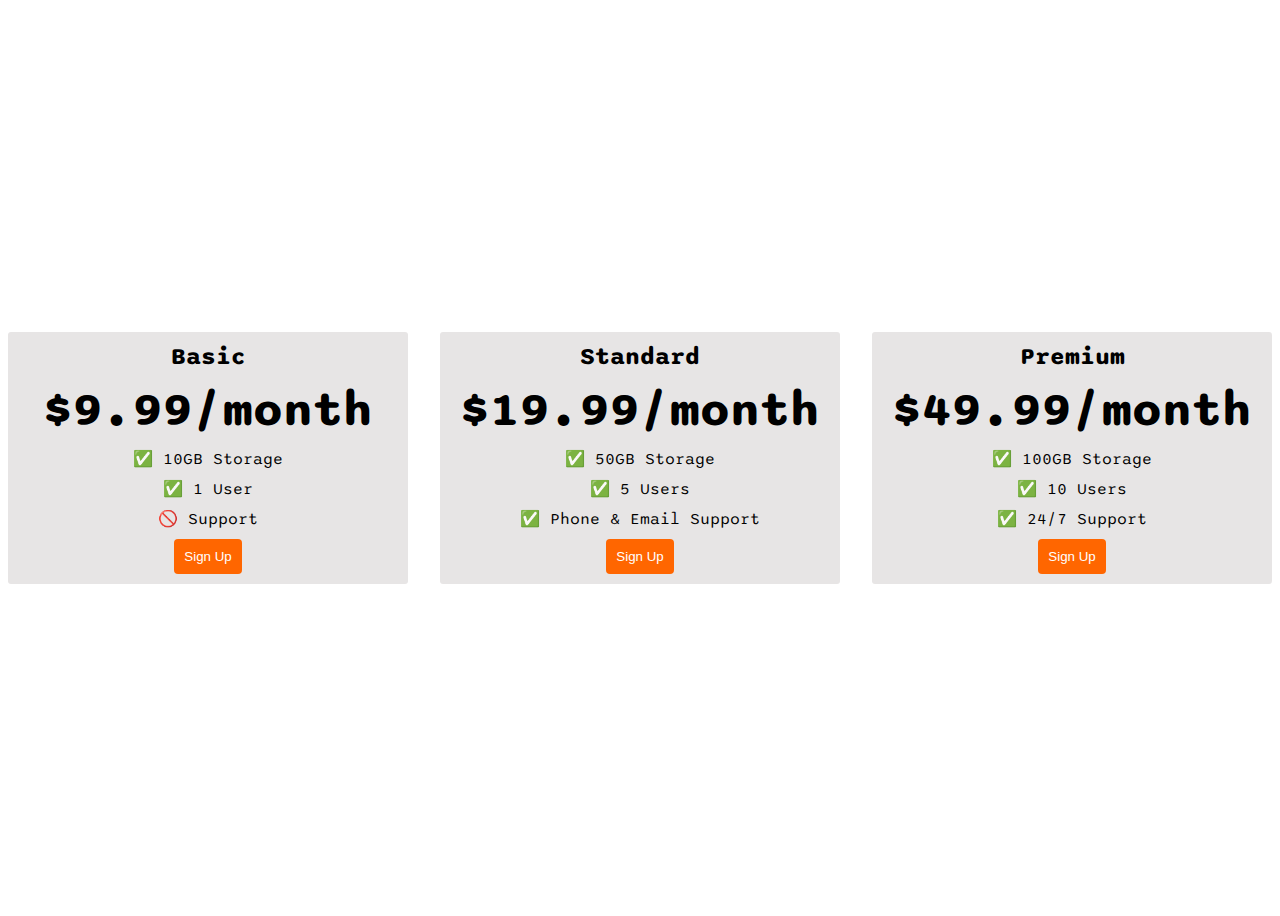
<file: Flexbox+Pricing+Table+Project/index.html>
<!DOCTYPE html>
<html>
  <head>
    <title>Flexbox Pricing Table</title>
    <link rel="preconnect" href="https://fonts.googleapis.com" />
    <link rel="preconnect" href="https://fonts.gstatic.com" crossorigin />
    <link
      href="https://fonts.googleapis.com/css2?family=Sono:wght@400;700&display=swap"
      rel="stylesheet"
    />
    <style>
      body {
        font-family: "Sono", sans-serif;
      }

      .pricing-container{
        display: flex;
        justify-content: center;
        height: 100vh;
        align-items: center;
        gap: 2rem;
      }

      .pricing-plan{
        background-color: rgb(231, 229, 229);
        width: 380px;
        border-radius: 3px;
        text-align: center;
        padding: 10px;
        flex: 1;
        max-width: 400px;
        
      }

      .plan-title{
        font-weight: bold;
        margin-bottom: 10px;
        font-size: 24px;
      }

      .plan-price{
        font-weight: bolder;
        font-size: 48px;
        margin-bottom: 10px;
      }

      .plan-features{
        list-style: none;
        padding:0;
        margin: 0;

      }

      .plan-features>li{
        margin-bottom: 10px;
      }

      .plan-button{
        border: 0;
        background-color: #ff6600;
        border-radius: 4px;
        color: white;
        padding: 10px;
      }

      /* Hint: What can you do with a media query and flexbox? */
      @media (max-width: 1250px) {
        .pricing-container{
          flex-direction: column;
          height: 100%;
        }

      }
    </style>
  </head>

  <body>
    <div class="pricing-container">
      <div class="pricing-plan">
        <div class="plan-title">Basic</div>
        <div class="plan-price">$9.99/month</div>
        <ul class="plan-features">
          <li>✅ 10GB Storage</li>
          <li>✅ 1 User</li>
          <li>🚫 Support</li>
        </ul>
        <button class="plan-button">Sign Up</button>
      </div>
      <div class="pricing-plan">
        <div class="plan-title">Standard</div>
        <div class="plan-price">$19.99/month</div>
        <ul class="plan-features">
          <li>✅ 50GB Storage</li>
          <li>✅ 5 Users</li>
          <li>✅ Phone &amp; Email Support</li>
        </ul>
        <button class="plan-button">Sign Up</button>
      </div>
      <div class="pricing-plan">
        <div class="plan-title">Premium</div>
        <div class="plan-price">$49.99/month</div>
        <ul class="plan-features">
          <li>✅ 100GB Storage</li>
          <li>✅ 10 Users</li>
          <li>✅ 24/7 Support</li>
        </ul>
        <button class="plan-button">Sign Up</button>
      </div>
    </div>
  </body>
</html>
</file>
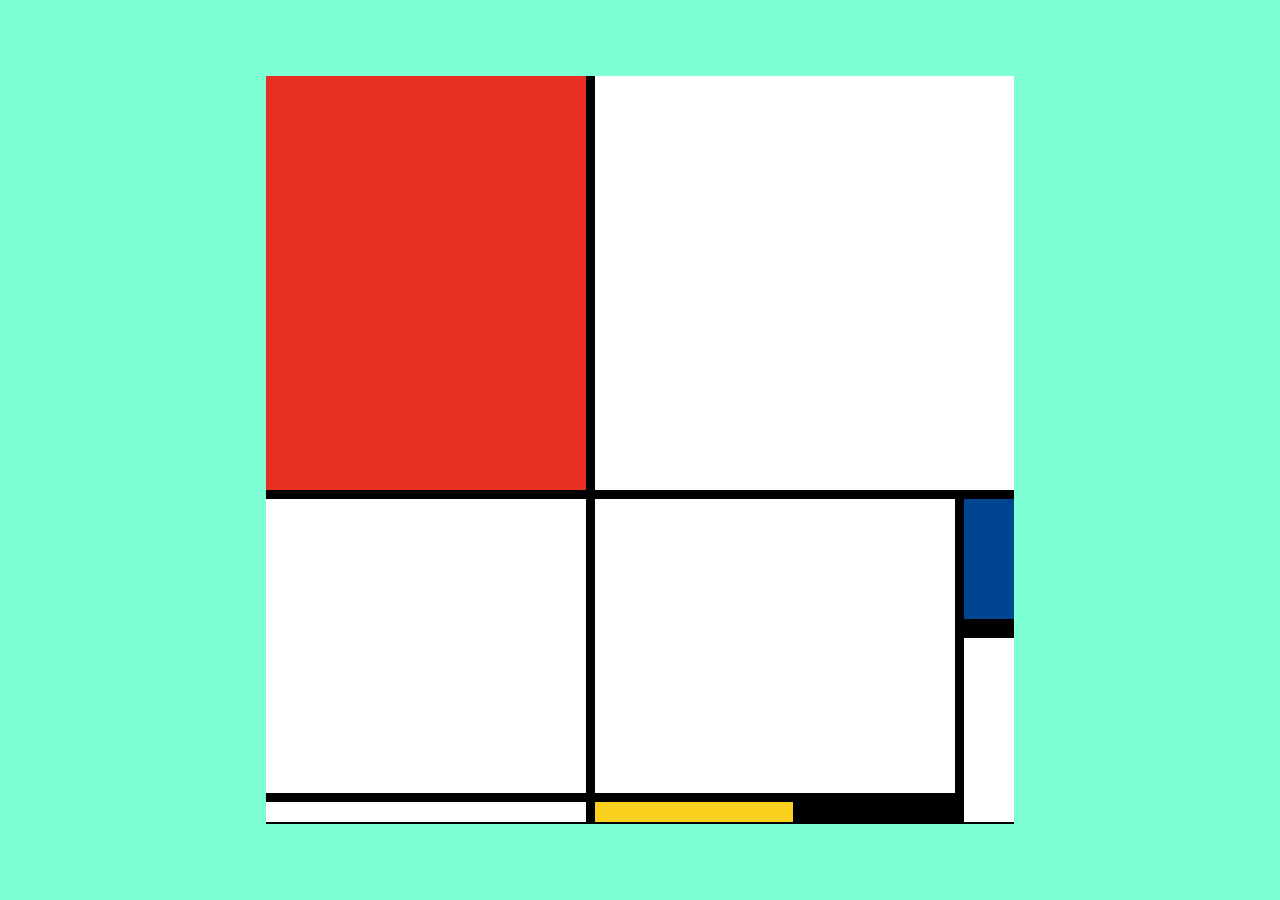
<file: Mondrian Project/index.html>
<!DOCTYPE html>
<html lang="en">

<head>
  <meta charset="UTF-8">
  <meta name="viewport" content="width=device-width, initial-scale=1.0">
  <title>Mondrian Project</title>
  <style>
    /* 
    Write your CSS here 
    Gap Colour: #000
    White: #F0F1EC
    Red: #E72F24
    Black: #232629
    Blue: #004592
    Yellow: #F9D01E
    */
    body{
      display: flex;
      justify-content: center;
      align-items: center;
      height: 100vh;
      margin: 0;
      padding: 0;
      background-color: aquamarine;
    }

    .container{
      background-color: black;
      width: 748px;
      height: 748px;
      display: grid;
      grid-template-columns: 320px 198px 153px 50px;
      grid-template-rows: 414px 130px 155px 20px;
      gap: 9px;
    }

    .items{
      background-color: white; 
    }

    .red{
      background-color:#E72F24;
    }

    .white1{
      grid-column: span 3;
    }

    .white2{
      grid-row: span 2;
    }

    .white3{
      grid-column: span 2;
      grid-row: span 2;
    }

    .blue{
      background-color: #004592;
      border-bottom: 10px solid black;
    }
    .yellow{
      background-color: #F9D01E;
    }
    .black{
      background-color: black;
    }
    .white4{
      grid-row: span 2;
      
    }

  </style>
</head>

<body>
  <div class="container">
    <div class="items red"></div>
    <div class="items white1"></div>
    <div class="items white2"></div>
    <div class="items white3"></div>
    <div class="items blue"></div>
    <div class="items white4"></div>
    <div class="items white5"></div>
    <div class="items yellow"></div>
    <div class="items black"></div>
  </div>
</body>

</html>
</file>
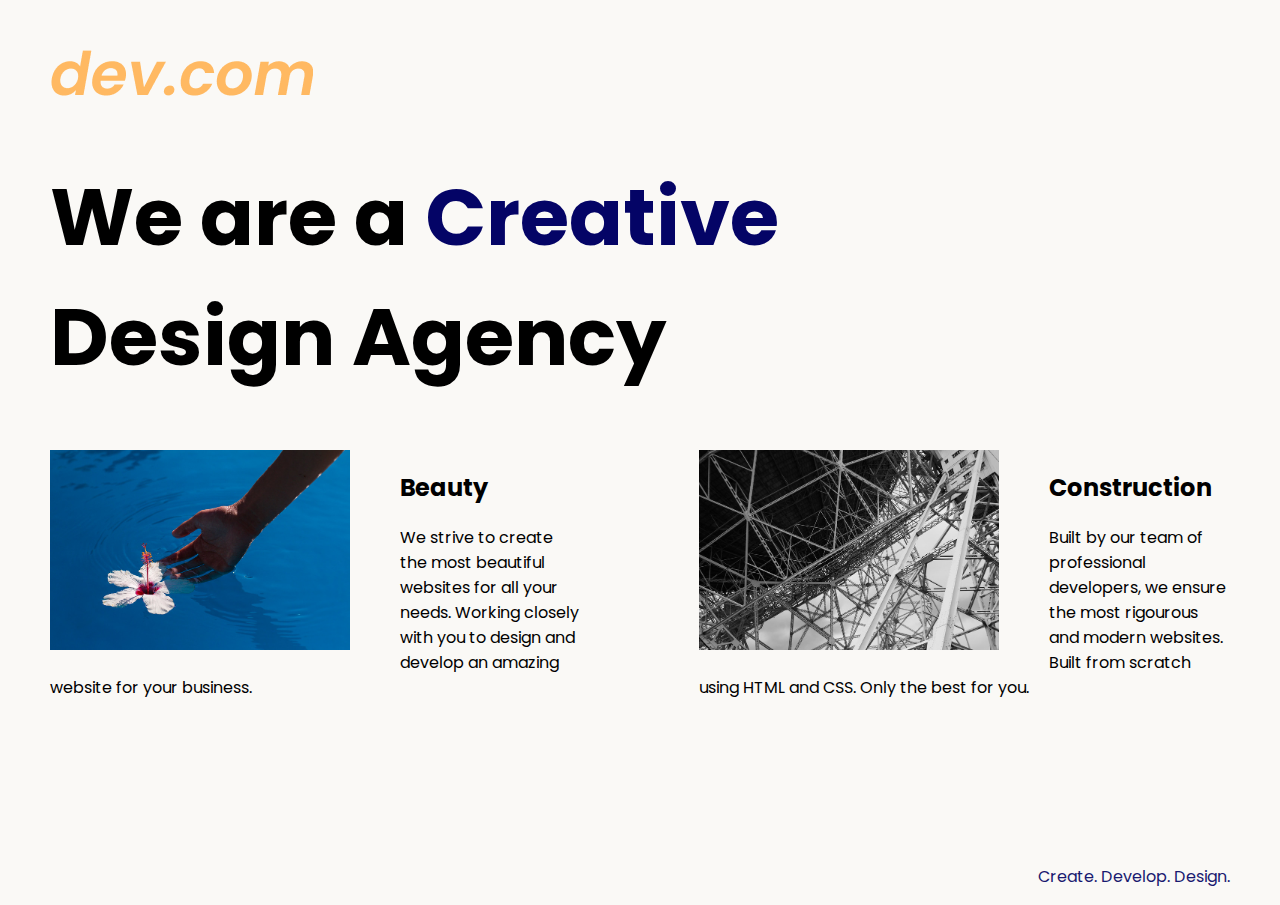
<file: Web Design Agency Project/index.html>
<!DOCTYPE html>
<html lang="en">

<head>
  <meta charset="UTF-8">
  <meta name="viewport" content="width=device-width, initial-scale=1.0">
  <title>Agency</title>
  <link rel="stylesheet" href="./style.css">
  <link rel="preconnect" href="https://fonts.googleapis.com">
  <link rel="preconnect" href="https://fonts.gstatic.com" crossorigin>
  <link href="https://fonts.googleapis.com/css2?family=Poppins:wght@400;700&display=swap" rel="stylesheet">
</head>

<body>
  <div class="main">
    <img class="logo" src="./assets/images/logo.png" alt="logo">
    <h1>We are a <span>Creative </span><br/> Design Agency</h1>
    <div class="left card"><img class="tile-image" src="./assets/images/beautiful.jpg" alt="hand and flower in water">
      <h2 class="card-title">Beauty</h2>
      <p class="card-text">We strive to create the most beautiful websites for all your needs. Working closely with you
        to
        design and
        develop an amazing website for your business.</p>
    </div>

    <div class="right card"><img class="tile-image" src="./assets/images/construction.jpg" alt="metal structure">
      <h2 class="card-title">Construction</h2>
      <p>Built by our team of professional developers, we ensure the most rigourous and modern websites. Built from
        scratch using HTML and CSS. Only the best for you.</p>
    </div>

  </div>
  <footer>
    <p>Create. Develop. Design.</p>
  </footer>
</body>

</html>
</file>
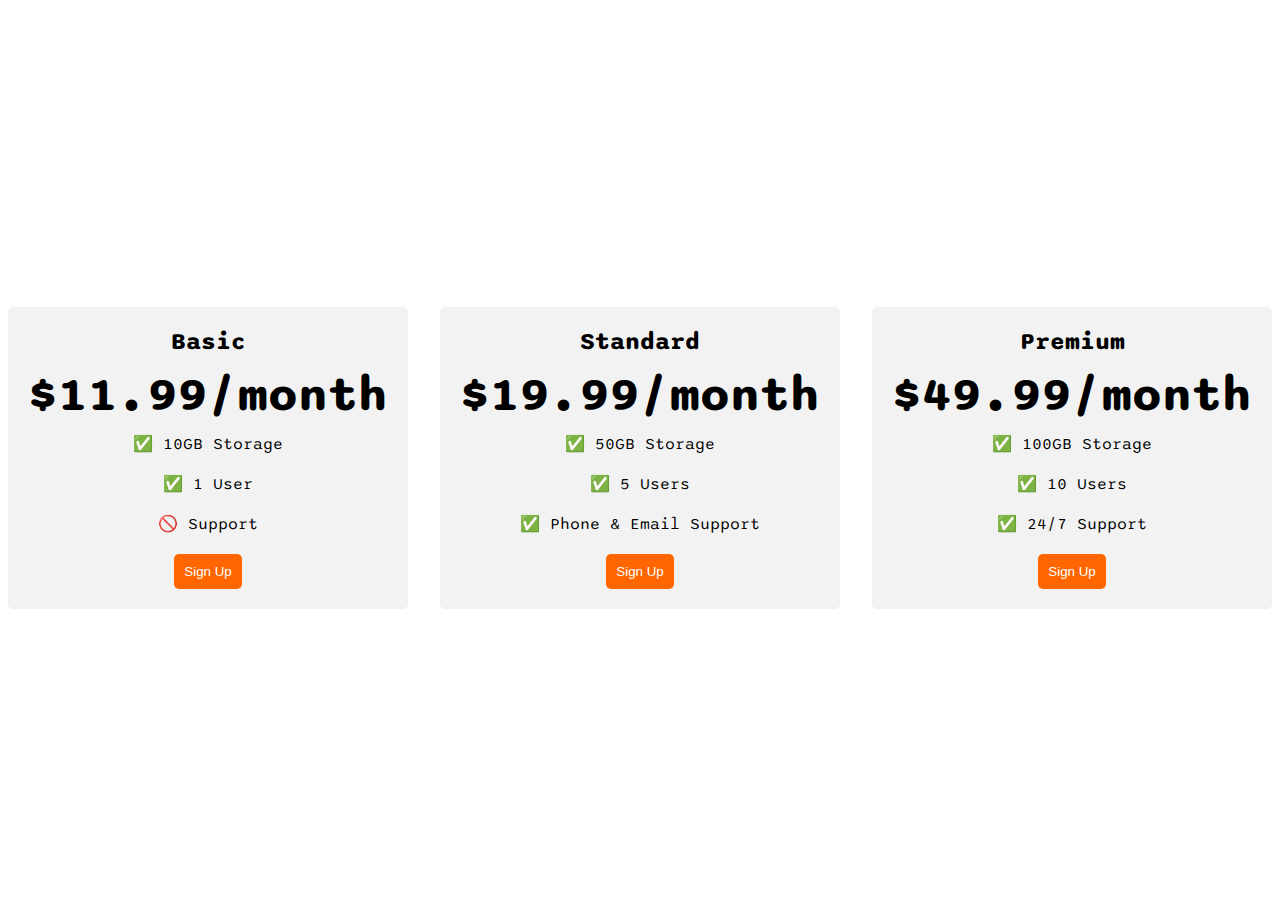
<file: Flexbox+Pricing+Table+Project/solution.html>
<!DOCTYPE html>
<html>

<head>
  <title>Flexbox Pricing Table</title>
  <link rel="preconnect" href="https://fonts.googleapis.com">
  <link rel="preconnect" href="https://fonts.gstatic.com" crossorigin>
  <link href="https://fonts.googleapis.com/css2?family=Sono:wght@400;700&display=swap" rel="stylesheet">
  <style>
    body {
      font-family: 'Sono', sans-serif;
    }

    .pricing-container {
      display: flex;
      justify-content: center;
      align-items: center;
      height: 100vh;
      gap: 2rem;
    }

    .pricing-plan {
      flex: 1;
      max-width: 400px;
      padding: 20px;
      background-color: #f2f2f2;
      border-radius: 5px;
      text-align: center;
    }

    .plan-title {
      font-size: 24px;
      font-weight: bold;
      margin-bottom: 10px;
    }

    .plan-price {
      font-size: 48px;
      font-weight: bold;
      margin-bottom: 10px;
    }

    .plan-features {
      list-style: none;
      padding: 0;
      margin: 0;
    }

    .plan-features li {
      margin-bottom: 20px;
    }

    .plan-button {
      padding: 10px;
      background-color: #ff6600;
      color: #fff;
      border-radius: 5px;
      border: none;
    }

    @media (max-width: 1250px) {
      .pricing-container {
        flex-direction: column;
        height: 100%;
      }
    }
  </style>
</head>

<body>
  <div class="pricing-container">
    <div class="pricing-plan">
      <div class="plan-title">Basic</div>
      <div class="plan-price">$11.99/month</div>
      <ul class="plan-features">
        <li>✅ 10GB Storage</li>
        <li>✅ 1 User</li>
        <li>🚫 Support</li>
      </ul>
      <button class="plan-button">Sign Up</a>
    </div>
    <div class="pricing-plan">
      <div class="plan-title">Standard</div>
      <div class="plan-price">$19.99/month</div>
      <ul class="plan-features">
        <li>✅ 50GB Storage</li>
        <li>✅ 5 Users</li>
        <li>✅ Phone &amp; Email Support</li>
      </ul>
      <button class="plan-button">Sign Up</a>
    </div>
    <div class="pricing-plan">
      <div class="plan-title">Premium</div>
      <div class="plan-price">$49.99/month</div>
      <ul class="plan-features">
        <li>✅ 100GB Storage</li>
        <li>✅ 10 Users</li>
        <li>✅ 24/7 Support</li>
      </ul>
      <button class="plan-button">Sign Up</a>
    </div>
  </div>

</body>

</html>
</file>
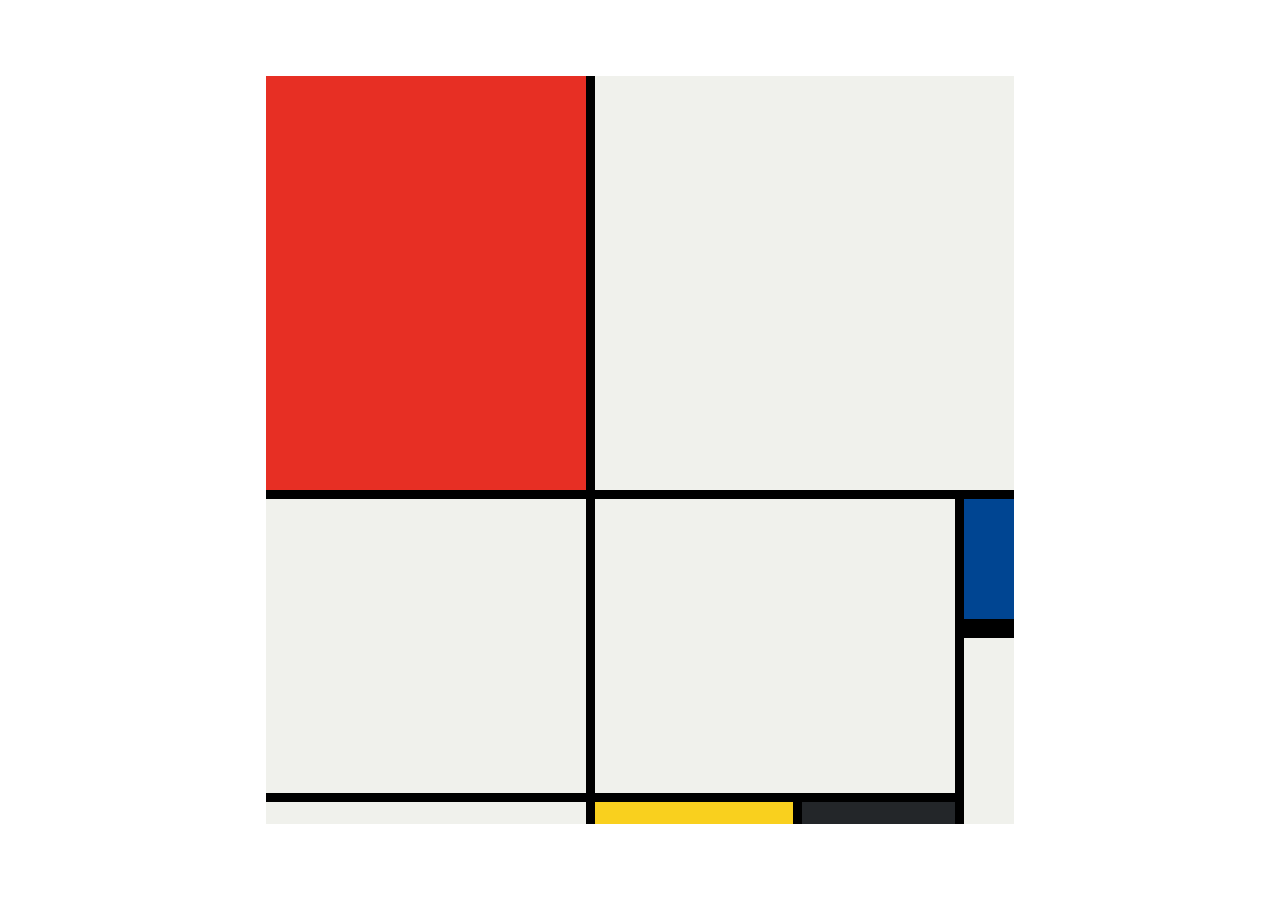
<file: Mondrian Project/solution.html>
<!DOCTYPE html>
<html lang="en">

<head>
  <meta charset="UTF-8">
  <meta name="viewport" content="width=device-width, initial-scale=1.0">
  <title>Mondrian Project</title>
  <style>
    /* 
    Write your CSS here 
    Line Colour: #000
    White: #F0F1EC
    Red: #E72F24
    Black: #232629
    Blue: #004592
    Yellow: #F9D01E
    */
    body {
      display: flex;
      justify-content: center;
      align-items: center;
      height: 100vh;
      margin: 0;
      padding: 0;
    }

    .container {
      height: 748px;
      width: 748px;
      display: grid;
      background-color: #000;
      grid-template-columns: 320px 198px 153px 50px;
      grid-template-rows: 414px 130px 155px 22px;
      gap: 9px;
    }

    .item {
      background-color: #F0F1EC;
    }

    .red {
      background-color: #E72F24;
    }

    .white1 {
      grid-column: span 3;
    }

    .white2 {
      grid-row: span 2;
    }

    .white3 {
      grid-area: 2 / 2 / 4 /4
    }

    .blue {
      background-color: #004592;
      border-bottom: 10px solid #000;
    }

    .white4 {
      grid-row: span 2;
    }

    .yellow {
      background-color: #F9D01E;
    }

    .black {
      background-color: #232629;
    }
  </style>
</head>

<body>
  <!-- Write your HTML here -->

  <div class="container">
    <div class="item red"></div>
    <div class="item white1"></div>
    <div class="item white2"></div>
    <div class="item white3"></div>

    <div class="item blue"></div>
    <div class="item white4"></div>

    <div class="item"></div>
    <div class="item yellow"></div>
    <div class="item black"></div>
  </div>
</body>

</html>
</file>
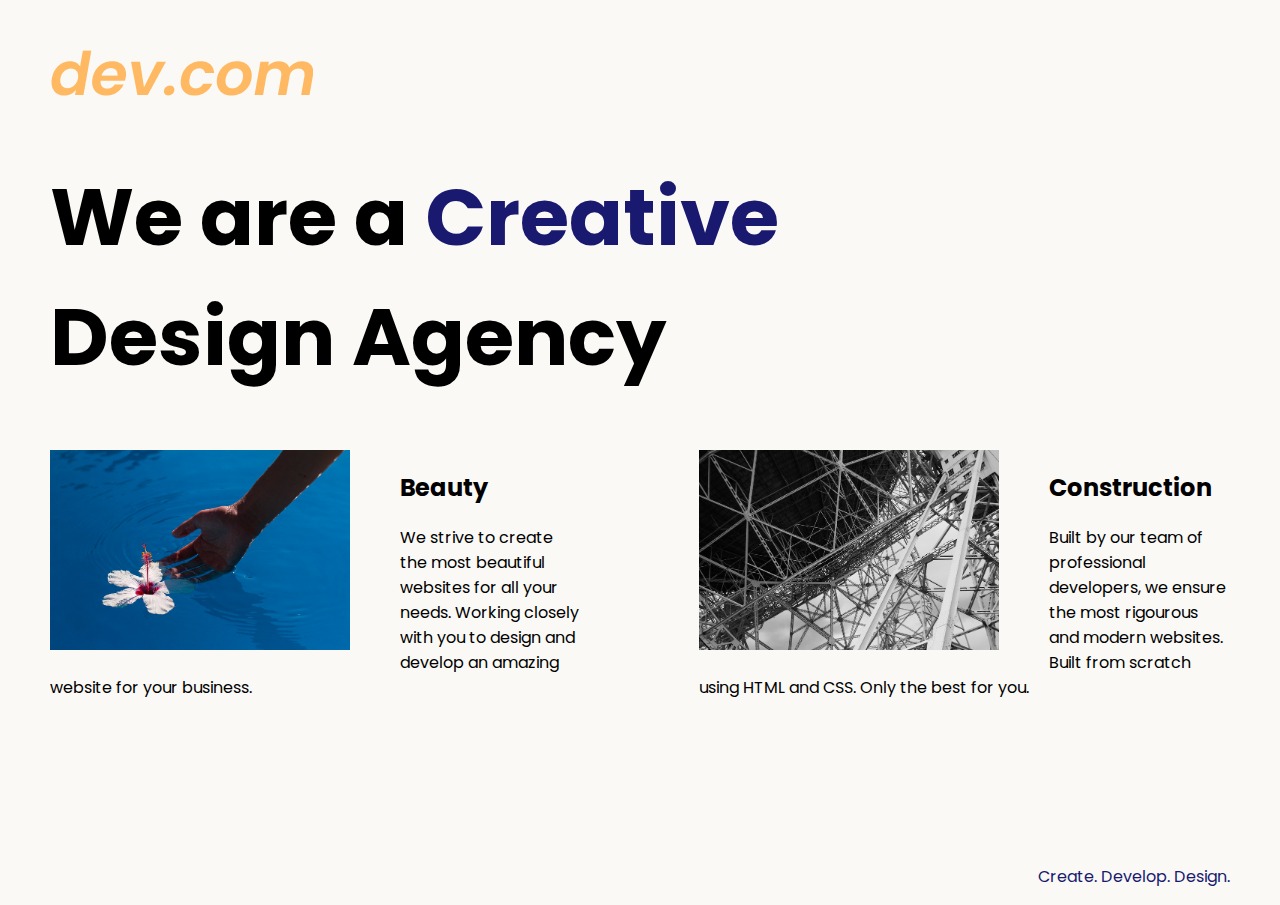
<file: Web Design Agency Project/solution.html>
<!DOCTYPE html>
<html lang="en">

<head>
  <meta charset="UTF-8">
  <meta name="viewport" content="width=device-width, initial-scale=1.0">
  <title>Agency</title>
  <link rel="stylesheet" href="./solution.css">
  <link rel="preconnect" href="https://fonts.googleapis.com">
  <link rel="preconnect" href="https://fonts.gstatic.com" crossorigin>
  <link href="https://fonts.googleapis.com/css2?family=Poppins:wght@400;700&display=swap" rel="stylesheet">
</head>

<body>
  <div class="main">
    <img class="logo" src="./assets/images/logo.png" alt="logo">
    <h1>We are a <span class="creative">Creative</span> <br />Design Agency</h1>
    <div class="left card"><img class="tile-image" src="./assets/images/beautiful.jpg" alt="hand and flower in water">
      <h2 class="card-title">Beauty</h2>
      <p class="card-text">We strive to create the most beautiful websites for all your needs. Working closely with you
        to
        design and
        develop an amazing website for your business.</p>
    </div>

    <div class="right card"><img class="tile-image" src="./assets/images/construction.jpg" alt="metal structure">
      <h2 class="card-title">Construction</h2>
      <p>Built by our team of professional developers, we ensure the most rigourous and modern websites. Built from
        scratch using HTML and CSS. Only the best for you.</p>
    </div>

  </div>
  <footer>
    <p>Create. Develop. Design.</p>
  </footer>
</body>

</html>
</file>
<file: Web Design Agency Project/style.css>
body {
  font-family: "Poppins", sans-serif;
  margin: 50px 50px 0 50px;
  background-color: #faf9f6;
  display: flex;
  flex-direction: column;
  min-height: 95vh;
}
.main {
  flex: 1;
}

h1 {
  font-size: 5rem;
}

footer {
  text-align: right;
  color: midnightblue;
}

.logo{
  width: 263px;
}


.card{
  width: 45%;
  
}
span{
  color: rgb(4, 4, 102) ;
}

img{
  width: 300px;
}

.tile-image{
  float: left;
  margin-right : 50px ;
}

.right{
  float: right;
}

.left{
  float: left;
}

.card{
  display:block;
}


@media(max-width:680px){
  .logo{
    width: 100px;
  }
h1{
  font-size: 55px;
  text-align: center;
}

.card{
  display: block;
  width: 100%;
}
.card img{
  display: inline;
  width: 100%;
 
}




.tile-image{
  margin-bottom : 10px ;
  object-fit: cover;
}

.card >p {
  text-align: justify;

}
}
</file>
<file: Web Design Agency Project/solution.css>
body {
  font-family: "Poppins", sans-serif;
  margin: 50px 50px 0 50px;
  background-color: #faf9f6;
  display: flex;
  flex-direction: column;
  min-height: 95vh;
}
.main {
  flex: 1;
}

h1 {
  font-size: 5rem;
}

footer {
  text-align: right;
  color: midnightblue;
}

.tile-image {
  height: 200px;
  float: left;
  margin-right: 50px;
}

.card {
  width: 45%;
}

.left {
  float: left;
}

.right {
  float: right;
}

.creative {
  color: midnightblue;
}

@media (max-width: 680px) {
  .logo {
    width: 100px;
  }

  h1 {
    font-size: 3.5rem;
    text-align: center;
  }

  .card {
    width: 100%;
    display: block;
    margin-bottom: 30px;
    text-align: justify;
  }

  .card img {
    margin-bottom: 10px;
    width: 100%;
    display: inline;
    object-fit: cover;
  }
}
</file>
